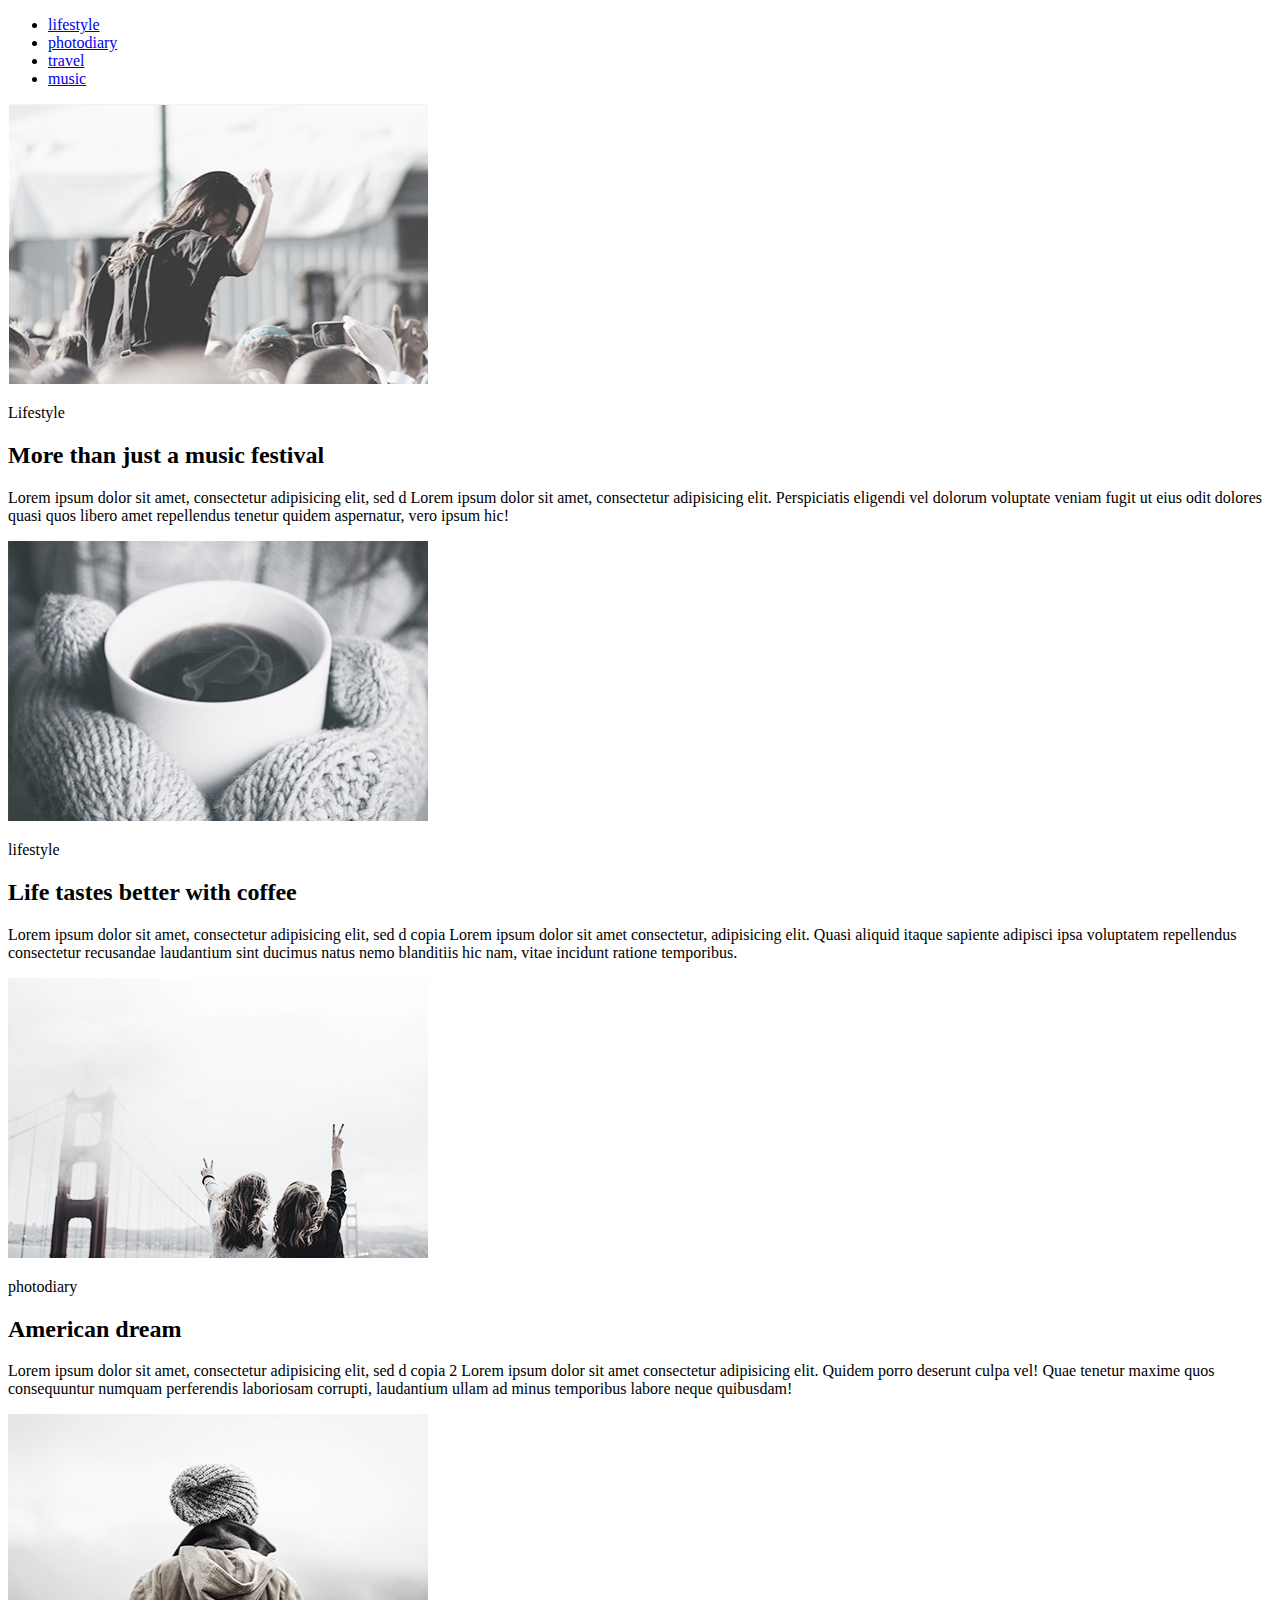
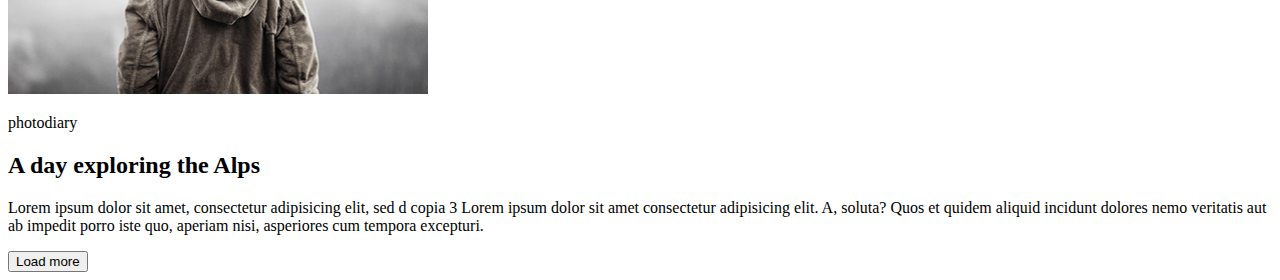
<file: html-css/module_01-02/index.html>
<!DOCTYPE html>
<html lang="en">
<head>
    <meta charset="UTF-8">
    <meta name="viewport" content="width=device-width, initial-scale=1.0">
    <meta http-equiv="X-UA-Compatible" content="ie=edge">
    <meta name="keywords" content="ключевые слова" />
    <meta name="description" content="краткое описание страницы">
    <title>Document</title>
</head>
<body>
    <header>
    <nav>
        <ul>
            <li><a href="#"> lifestyle </a></li>
            <li><a href="#"> photodiary </a></li>
            <li><a href="#"> travel </a></li>
            <li><a href="#"> music </a></li>
        </ul>
    </nav>
    </header>
    <main>
    <article>
        <img src="img/01.png" alt="lifestyle" width="420" height="280">
        <p>Lifestyle</p>
        <h2>More than just a music festival </h2>
        <p>Lorem ipsum dolor sit amet, consectetur adipisicing elit, sed d Lorem ipsum dolor sit amet, consectetur adipisicing elit. Perspiciatis eligendi vel dolorum voluptate veniam fugit ut eius odit dolores quasi quos libero amet repellendus tenetur quidem aspernatur, vero ipsum hic!</p>
    </article>
    <article>
        <img src="img/02.png" alt="lifestyle" width="420" height="280">
        <p>lifestyle</p>
        <h2>Life tastes better with coffee </h2>
        <p>Lorem ipsum dolor sit amet, consectetur adipisicing elit, sed d copia Lorem ipsum dolor sit amet consectetur, adipisicing elit. Quasi aliquid itaque sapiente adipisci ipsa voluptatem repellendus consectetur recusandae laudantium sint ducimus natus nemo blanditiis hic nam, vitae incidunt ratione temporibus.</p>
    </article>
    <article>
        <img src="img/03.png" alt="photodiary" width="420" height="280">
        <p>photodiary</p>
        <h2>American dream</h2>
        <p>Lorem ipsum dolor sit amet, consectetur adipisicing elit, sed d copia 2 Lorem ipsum dolor sit amet consectetur adipisicing elit. Quidem porro deserunt culpa vel! Quae tenetur maxime quos consequuntur numquam perferendis laboriosam corrupti, laudantium ullam ad minus temporibus labore neque quibusdam!</p>
    </article>
    <article>
        <img src="img/04.png" alt="photodiary" width="420" height="280">
        <p>photodiary</p>
        <h2>A day exploring the Alps</h2>
        <p>Lorem ipsum dolor sit amet, consectetur adipisicing elit, sed d copia 3 Lorem ipsum dolor sit amet consectetur adipisicing elit. A, soluta? Quos et quidem aliquid incidunt dolores nemo veritatis aut ab impedit porro iste quo, aperiam nisi, asperiores cum tempora excepturi.</p>
    </article>
    <button>Load more</button>
    </main>
</body>
</html>
</file>
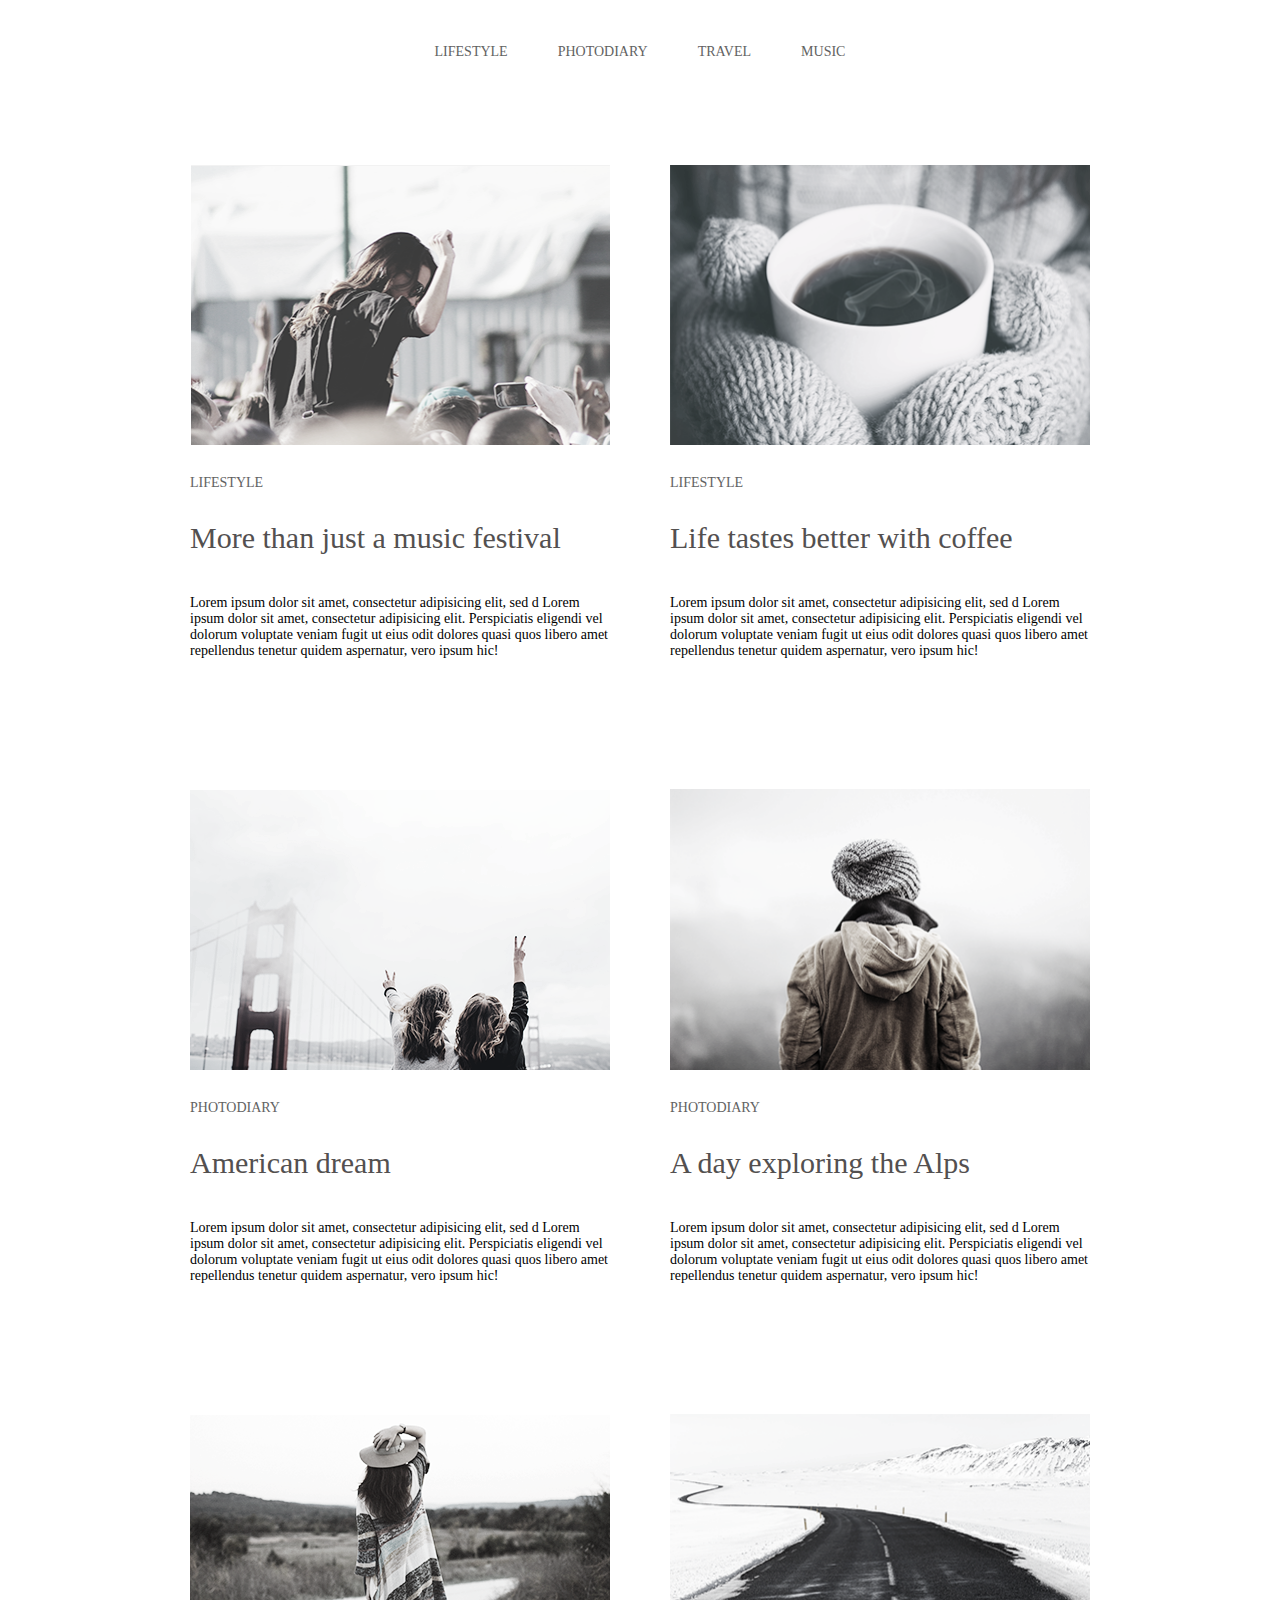
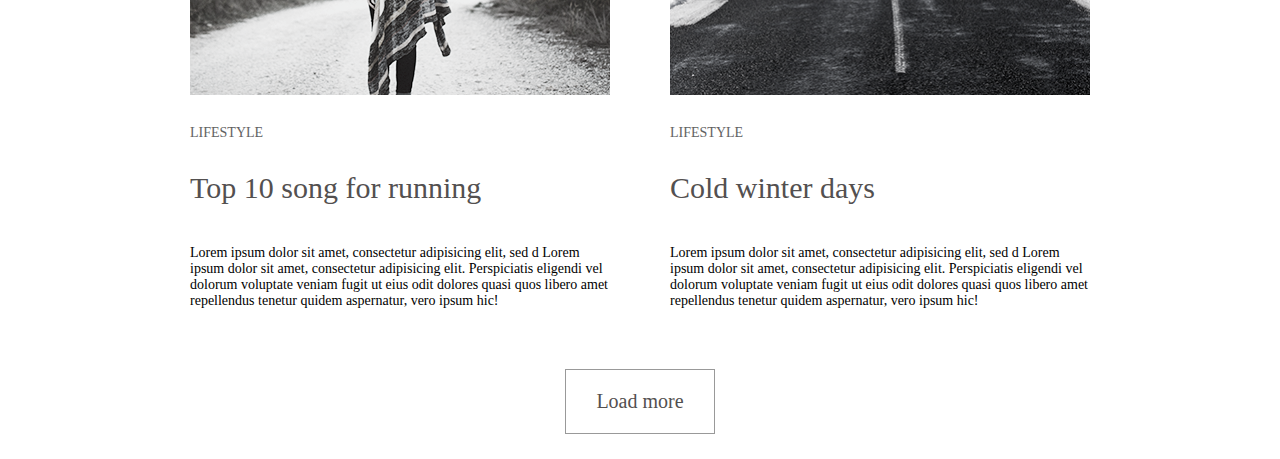
<file: html-css/module_03/index.html>
<!DOCTYPE html>
<html lang="en">
<head>
    <meta charset="UTF-8">
    <meta name="viewport" content="width=device-width, initial-scale=1.0">
    <meta http-equiv="X-UA-Compatible" content="ie=edge">
    <meta name="keywords" content="ключевые слова" />
    <meta name="description" content="краткое описание страницы">
    <title>Module-03</title>
    <link href="css/styles.css" rel="stylesheet">
 </head>
<body>
    <div class="wrapper">
        <header class="page-header">
        <nav>
            <ul class="menu">
                <li class="menu-item"><a href="#"> lifestyle </a></li>
                <li class="menu-item"><a href="#"> photodiary </a></li>
                <li class="menu-item"><a href="#"> travel </a></li>
                <li class="menu-item"><a href="#"> music </a></li>
            </ul>
        </nav>
        </header>
        <main>
            <section class="content">
                <h2 class="visually-hidden">Some title</h2>
                    <ul class="content-item">
                        <li class="content-list-item">
                            <article class="section">
                                <img class="section-image" src="img/01.png" alt="lifestyle" width="420" height="280">
                                <p class="section-about">Lifestyle</p>
                                <h3 class="section-title">More than just a music festival </h3>
                                <p class="section-text">Lorem ipsum dolor sit amet, consectetur adipisicing elit, sed d Lorem ipsum dolor sit amet, consectetur adipisicing elit. Perspiciatis eligendi vel dolorum voluptate veniam fugit ut eius odit dolores quasi quos libero amet repellendus tenetur quidem aspernatur, vero ipsum hic!</p>
                            </article>
                        </li>
                        <li class="content-list-item">
                            <article class="section">
                                <img class="section-image" src="img/02.png" alt="lifestyle" width="420" height="280">
                                <p class="section-about">Lifestyle</p>
                                <h3 class="section-title">Life tastes better with coffee </h3>
                                <p class="section-text">Lorem ipsum dolor sit amet, consectetur adipisicing elit, sed d Lorem ipsum dolor sit amet, consectetur adipisicing elit. Perspiciatis eligendi vel dolorum voluptate veniam fugit ut eius odit dolores quasi quos libero amet repellendus tenetur quidem aspernatur, vero ipsum hic!</p>
                            </article>
                        </li>
                        <li class="content-list-item">
                            <article class="section">
                                <img class="section-image" src="img/03.png" alt="photodiary" width="420" height="280">
                                <p class="section-about">Photodiary</p>
                                <h3 class="section-title">American dream</h3>
                                <p class="section-text">Lorem ipsum dolor sit amet, consectetur adipisicing elit, sed d Lorem ipsum dolor sit amet, consectetur adipisicing elit. Perspiciatis eligendi vel dolorum voluptate veniam fugit ut eius odit dolores quasi quos libero amet repellendus tenetur quidem aspernatur, vero ipsum hic!</p>
                            </article>
                        </li>
                        <li class="content-list-item">
                            <article class="section">
                                <img class="section-image" src="img/04.png" alt="photodiary" width="420" height="280">
                                <p class="section-about">Photodiary</p>
                                <h3 class="section-title">A day exploring the Alps</h3>
                                <p class="section-text">Lorem ipsum dolor sit amet, consectetur adipisicing elit, sed d Lorem ipsum dolor sit amet, consectetur adipisicing elit. Perspiciatis eligendi vel dolorum voluptate veniam fugit ut eius odit dolores quasi quos libero amet repellendus tenetur quidem aspernatur, vero ipsum hic!</p>
                            </article>
                        </li>
                        <li class="content-list-item">
                            <article class="section">
                                <img class="section-image" src="img/05.png" alt="lifestyle" width="420" height="280">
                                <p class="section-about">Lifestyle</p>
                                <h3 class="section-title">Top 10 song for running</h3>
                                <p class="section-text">Lorem ipsum dolor sit amet, consectetur adipisicing elit, sed d Lorem ipsum dolor sit amet, consectetur adipisicing elit. Perspiciatis eligendi vel dolorum voluptate veniam fugit ut eius odit dolores quasi quos libero amet repellendus tenetur quidem aspernatur, vero ipsum hic!</p>
                            </article>
                        </li>
                        <li class="content-list-item">
                            <article class="section">
                                <img class="section-image" src="img/06.png" alt="lifestyle" width="420" height="280">
                                <p class="section-about">Lifestyle</p>
                                <h3 class="section-title">Cold winter days</h3>
                                <p class="section-text">Lorem ipsum dolor sit amet, consectetur adipisicing elit, sed d Lorem ipsum dolor sit amet, consectetur adipisicing elit. Perspiciatis eligendi vel dolorum voluptate veniam fugit ut eius odit dolores quasi quos libero amet repellendus tenetur quidem aspernatur, vero ipsum hic!</p>
                            </article>
                        </li>
                    </ul>
                    <button class="main-button">Load more</button>
            </section>
        </main>
    </div>
</body>
</html>
</file>
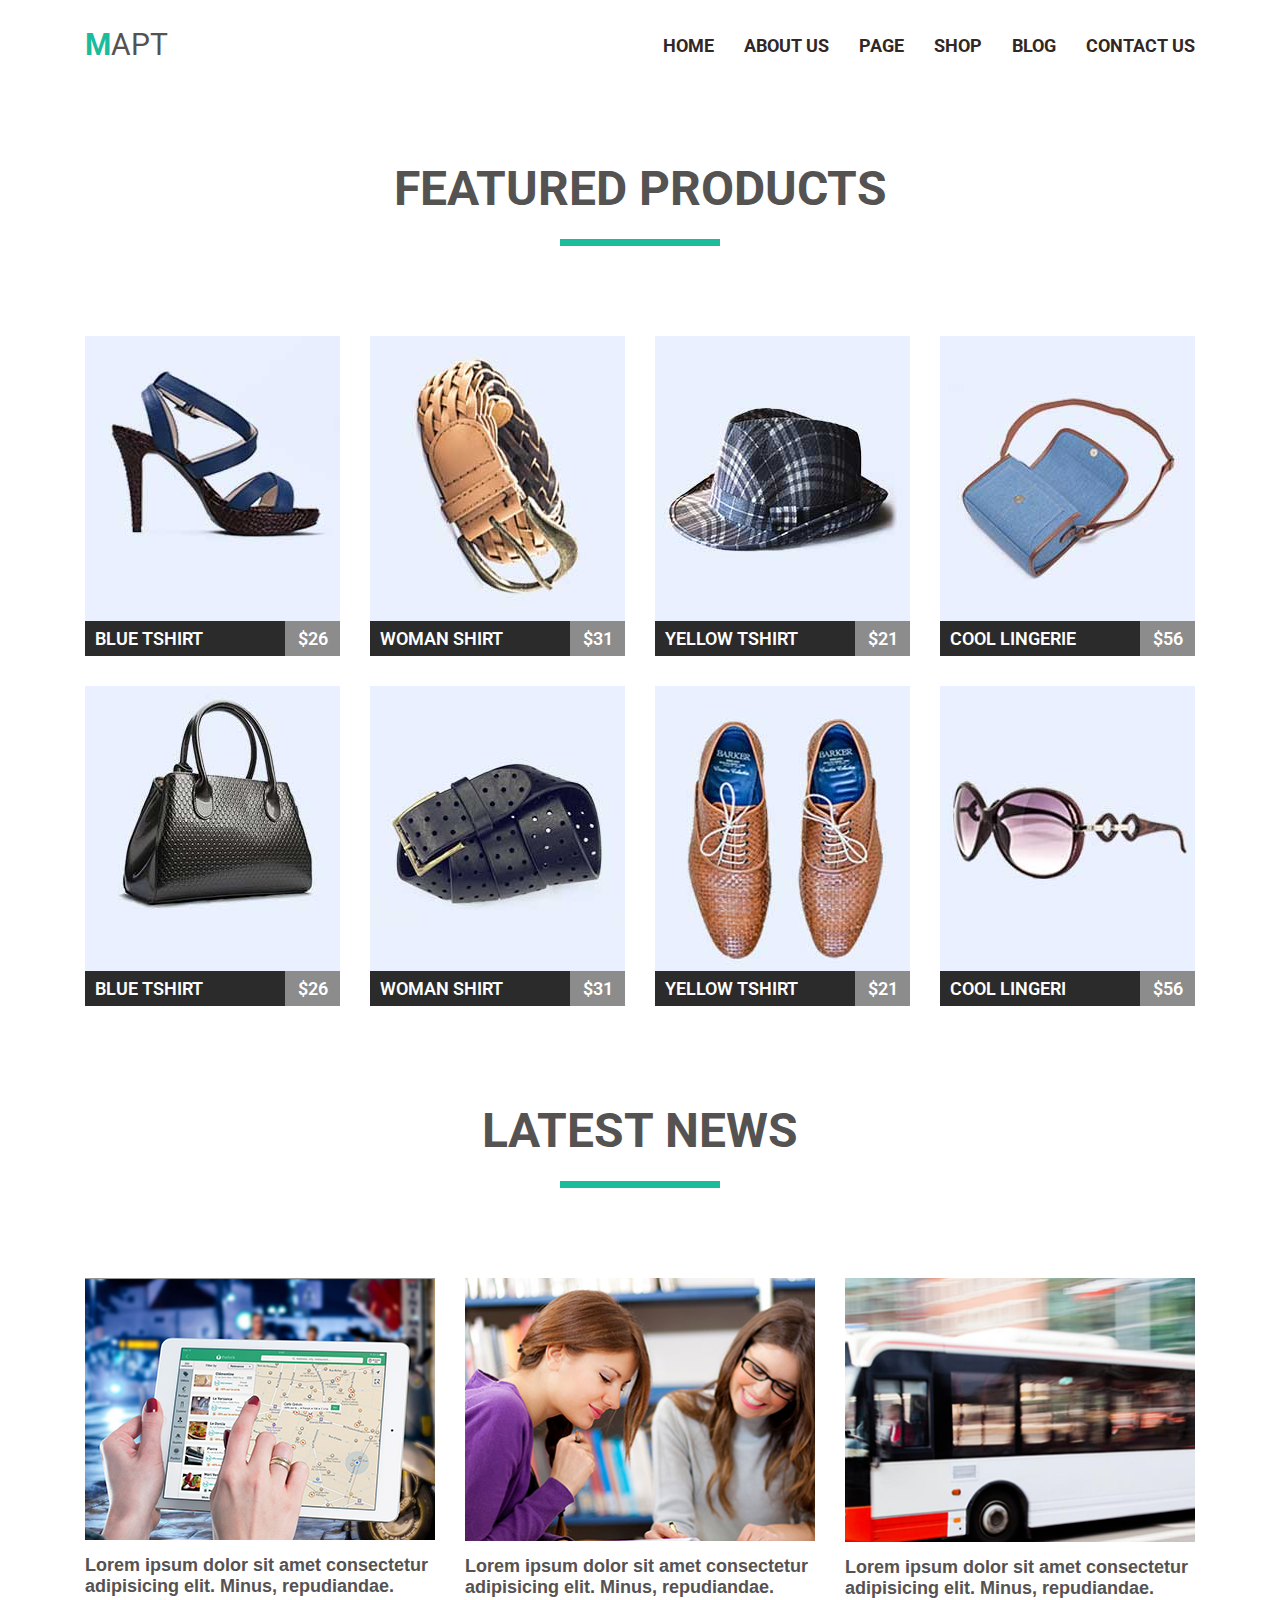
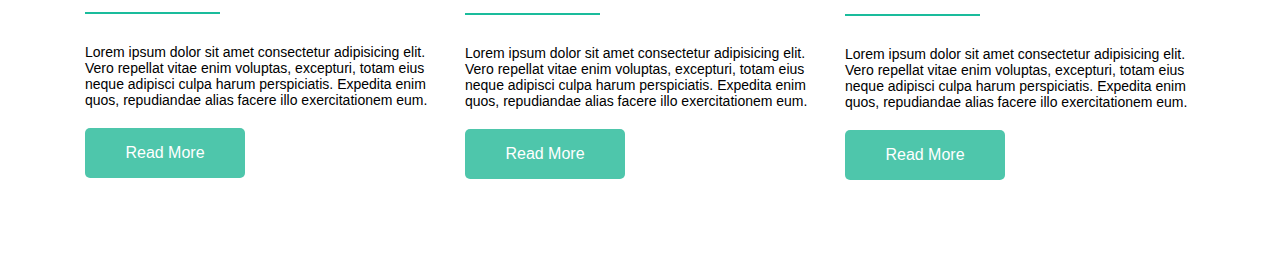
<file: html-css/module_04/index.html>
<!DOCTYPE html>
<html>
<head>
    <meta charset="utf-8" />
    <meta http-equiv="X-UA-Compatible" content="IE=edge">
    <title>Module_04</title>
    <meta name="viewport" content="width=device-width, initial-scale=1">
    <link href="https://fonts.googleapis.com/css?family=Roboto:400,500,700,900" rel="stylesheet">
    <link href="https://fonts.googleapis.com/css?family=Open+Sans:400,600,700,800&amp;subset=cyrillic,cyrillic-ext" rel="stylesheet">
    <link rel="stylesheet" type="text/css" media="screen" href="css/styles.css" />
</head>
<body>
    <div class="wrapper">
        <header class="page-header clearfix">            
            <nav class="navigation">
                <a href="#" class="site-logo">
                    Март
                </a>
                <ul class="menu-section">
                    <li class="menu-items"><a href="#">Home</a></li> 
                    <li class="menu-items"><a href="#">About us</a></li>
                    <li class="menu-items"><a href="#">Page</a></li>
                    <li class="menu-items"><a href="#">Shop</a></li>
                    <li class="menu-items"><a href="#">Blog</a></li>
                    <li class="menu-items"><a href="#">Contact us</a></li>               
                </ul>
            </nav>
        </header>

        <main>
            <section class="featured">
                <h2 class="title">Featured Products</h2>
                    <ul class="featured-product clearfix">
                        <li class="featured-item">
                            <img class="featured-img" src="img/prod_8.jpg" alt="product8" width="255" height="320">
                            <div class="featured-descr clearfix">
                                <p class="featured-item-name">Blue Tshirt</p>
                                <p class="featured-item-price">$26</p>
                            </div>
                        </li>
                
                        <li class="featured-item">
                            <img class="featured-img" src="img/prod_7.jpg" alt="product7" width="255" height="320">
                            <div class="featured-descr clearfix">
                                <p class="featured-item-name">Woman Shirt</p>
                                <p class="featured-item-price">$31</p>
                            </div>
                        </li>

                        <li class="featured-item">
                            <img class="featured-img" src="img/prod_6.jpg" alt="product6" width="255" height="320">
                            <div class="featured-descr clearfix">
                                <p class="featured-item-name">Yellow Tshirt</p>
                                <p class="featured-item-price">$21</p>
                            </div>
                        </li>

                        <li class="featured-item">
                            <img class="featured-img" src="img/prod_5.jpg" alt="product5" width="255" height="320">
                            <div class="featured-descr clearfix">
                                <p class="featured-item-name">Cool Lingerie</p>
                                <p class="featured-item-price">$56</p>
                            </div>
                        </li>

                        <li class="featured-item">
                            <img class="featured-img" src="img/prod_4.jpg" alt="product4" width="255" height="320">
                            <div class="featured-descr clearfix">
                                <p class="featured-item-name">Blue Tshirt</p>
                                <p class="featured-item-price">$26</p>
                            </div>
                        </li>

                        <li class="featured-item">
                            <img class="featured-img" src="img/prod_3.jpg" alt="product3" width="255" height="320">
                            <div class="featured-descr clearfix">
                                <p class="featured-item-name">Woman Shirt</p>
                                <p class="featured-item-price">$31</p>
                            </div>
                        </li>

                        <li class="featured-item">
                            <img class="featured-img" src="img/prod_2.jpg" alt="product2" width="255" height="320">
                            <div class="featured-descr clearfix">
                                <p class="featured-item-name">Yellow Tshirt</p>
                                <p class="featured-item-price">$21</p>
                            </div>
                        </li>

                        <li class="featured-item">
                            <img class="featured-img" src="img/prod_1.jpg" alt="product1" width="255" height="320">
                            <div class="featured-descr clearfix">
                                <p class="featured-item-name">Cool Lingeri</p>
                                <p class="featured-item-price">$56</p>
                            </div>
                        </li>
                    </ul>
            </section>
            <section class="blog">
                <h2 class="title">Latest News</h2>
                <ul class="blog-section clearfix">
                    <li class="blog-item">
                        <img class="block-item-image" src="img/product-img-3.png" alt="blog-image" width="350" height="260">
                        <p class="blog-item-title">Lorem ipsum dolor sit amet consectetur adipisicing elit. Minus, repudiandae.</p>
                        <p class="blog-item-descr">Lorem ipsum dolor sit amet consectetur adipisicing elit. Vero repellat vitae enim voluptas, excepturi, totam eius neque adipisci culpa harum perspiciatis. Expedita enim quos, repudiandae alias facere illo exercitationem eum.</p>
                        <a class="blog-button-link" href="#">
                            <button class="blog-button">Read More</button>
                        </a>
                    </li>
                    <li class="blog-item">
                        <img class="block-item-image" src="img/product-img1.png" alt="blog-image" width="350" height="260">
                        <p class="blog-item-title">Lorem ipsum dolor sit amet consectetur adipisicing elit. Minus, repudiandae.</p>
                        <p class="blog-item-descr">Lorem ipsum dolor sit amet consectetur adipisicing elit. Vero repellat vitae enim voluptas, excepturi, totam eius neque adipisci culpa harum perspiciatis. Expedita enim quos, repudiandae alias facere illo exercitationem eum.</p>
                        <a class="blog-button-link" href="#">
                            <button class="blog-button">Read More</button>
                        </a>
                    </li>
                    <li class="blog-item">
                        <img class="block-item-image" src="img/product-img-2.png" alt="blog-image" width="350" height="260">
                        <p class="blog-item-title">Lorem ipsum dolor sit amet consectetur adipisicing elit. Minus, repudiandae.</p>
                        <p class="blog-item-descr">Lorem ipsum dolor sit amet consectetur adipisicing elit. Vero repellat vitae enim voluptas, excepturi, totam eius neque adipisci culpa harum perspiciatis. Expedita enim quos, repudiandae alias facere illo exercitationem eum.</p>
                        <a class="blog-button-link" href="#">
                            <button class="blog-button">Read More</button>
                        </a>
                    </li>    
                </ul>
            </section>
        </main>
    </div>
</body>
</html>
</file>
<file: html-css/module_03/css/styles.css>
html {
	box-sizing: border-box;

}

*,
*::before, 
*::after {
box-sizing: inherit;

}

body {
	margin: 0px;
	font-family: 'Playfair Display SC';
}

.wrapper {
    padding-top: 44px;
	width: 900px;
	margin: 0 auto;
	padding-bottom: 25px;
}

.page-header {
	margin-bottom: 105px;
}

.visually-hidden:not(:focus):not(:active),
input[type="checkbox"].visually-hidden,
input[type="radio"].visually-hidden{
    position: absolute;
    width: 1px;
    height: 1px;
    margin: -1px;
    border:0;
    padding: 0;
    white-space:nowrap;
    clip-path:inset(100%);
    clip: rect(0 0 0 0);
    overflow:hidden;
}



ul {
	padding: 0;
	margin: 0;	
}

.content-item {
	font-size: 0px;
}

.content-list-item:nth-child(2n) {
	margin-right: 0px;
}





img {
    display:block;
    max-width: 100%;
	height: auto;
}

.section-image {
	margin-bottom: 30px;
}

.section-title {
	font-size: 30px;
	color: rgb(83, 80, 80);
 }

li {
	list-style-type: none;

}

.section-about {
	text-transform: uppercase;
	color:#626262;
	font-size: 14px;
	margin: 0px;
	margin-bottom: 30px;
}

.section-text {
	margin: 0px;
}

.section-title {
	font-weight: normal;
	margin: 0px;
	margin-bottom: 40px;
} 

.content-list-item {
	display: inline-block;
	font-size: 14px;
	padding: 0px;
	margin: 0px;
	margin-right: 60px;
	margin-bottom: 130px;
	width: 420px;
	}

.main-button {
	display: block;
	font-family: 'Playfair Display SC';
	font-size: 20px;
	color: rgb(83, 80, 80);
	background-color: white;
	border: 1px solid rgba(0,0,0,.4);
	margin: 0 auto;
	padding-top: 20px;
	padding-bottom: 20px;
	padding-left: 30px;
	padding-right: 30px;
	text-align: center;
	cursor: pointer;
	margin-top: 60px;
}

.main-button:hover {
	background-color: #b4b0b0;
}

.menu {
	margin: 0;
	padding: 0;
	list-style: none;
	text-align: center;
	font-size: 0;
}

.menu li:last-child {
	margin-right: 0;  
	
}

.menu-item {
	margin-right: 50px;
	display: inline-block;
}
.menu a {
	display: block;
	color:#626262;
	text-decoration: none;
	text-transform: uppercase;
	font-size: 14px;
  }
  
  .menu a:hover,
  .menu a:focus {
	color: lightgray;
  }
  
  .content-list-item:nth-last-child(-n+2) {
	margin-bottom:0;
}
</file>
<file: html-css/module_04/css/styles.css>
html{
	box-sizing:border-box;
}

*,
*::before, 
*::after{
	box-sizing: inherit;
}

body {
    margin: 0px;
    padding: 0px;
    font-family: 'Roboto', sans-serif;

}

.clearfix::after {
    display: table;
    content:'';
    clear: both;
}

.wrapper {
    width: 1140px;
    margin: 0px auto;
    padding-top: 35px;
    padding-left: 15px;
    padding-right: 15px;
    padding-bottom: 85px;
}

img {
    display: block;
    max-width: 100%;
    height: auto;
 }

/*HEADER*/
.site-logo {
    display: inline-block;
    text-decoration: none;
    font-size: 30px;
    color: #555252;
    text-transform: uppercase;
    line-height: 20px;
}

.site-logo::first-letter {
    color: #1abc9c;
    font-weight: bold;
}

.page-header {
    margin: 0px;
    margin-bottom: 110px;
}

.menu-section {
    float: right;
    margin: 0px;
    padding: 0px; 
    font-weight: bold;
    list-style: none;
}

.menu-section a{
    display: block;
    text-decoration: none;
    text-transform: uppercase;
    font-size: 18px;
    color: #312727;
}

.menu-section a:hover,
.menu-section a:focus {
  color: rgb(26, 188, 156);
}

.menu-items {
    float: left;
    display: block;
    margin-right: 30px;

}

.menu-section li:last-child {
	margin-right: 0;  
	
}

/*TITLE H2*/

.title {
    margin: 0px;
    padding: 0px;
    text-transform: uppercase;
    text-align: center;
    font-weight: bold;
    font-size: 48px;
    color: #555252;
    line-height: 40px;
    margin-bottom: 90px;

}

h2::after {
    display: block;
    height: 7px;
    width: 160px;
    background-color: rgb(26, 188, 156);
    content: '';
    margin: 0 auto;
    margin-top: 30px;

}

/*BLOG SECTION*/

.blog {
    margin: 0px;
    padding:0px;
}

.blog-section {
    margin: 0px;
    padding:0px;
    list-style: none;
}

.blog-item {
    float: left;
    margin: 0px;
    width: 350px;
    margin-right: 30px;
}

.blog-item:nth-last-child(3n+1) {
    margin-right: 0px;
}

.blog-item-title {
    margin: 0px;
    font-family: 'OpenSans', sans-serif;
    font-size: 18px;
    font-weight: 600;
    color: #555252;
    margin-bottom: 30px;
}

.blog-item-title::after {
    display: block;
    height: 2px;
    width: 135px;
    background-color: rgb(26, 188, 156);
    content: '';
    margin-top: 15px;

}

.blog-item-descr {
    margin: 0px;
    font-family: 'OpenSans', sans-serif;
    font-size: 14px;
    margin-bottom: 20px;

}

.block-item-image {
    margin-bottom: 15px;
}

/*BUTTON*/

.blog-button {
    margin: 0px;
    padding: 0px;
    width: 160px;
    height: 50px;
    background-color: #4ec6ab;
    color: white;
    font-family: 'OpenSans', sans-serif;
    font-size: 16px;
    border-radius: 5px;
    border: none;
    cursor: pointer;
}

.blog-button:hover {
        background-color: #68f8d9;
    }



/*FEATURED SECTION*/

.featured {
    margin: 0px;
    padding: 0px;
    margin-bottom: 105px;
}

.featured-product {
    margin: 0px;
    padding: 0px;
}

.featured-item {
    float: left;
    margin-right: 30px;
    width: 255px;
    height: 320px;
    list-style: none;
    position: relative;
    margin-bottom: 30px;
}

.featured-product li:nth-child(4n) {
	margin-right: 0px;  	
}

.featured-product li:nth-last-child(-n+4) {
    margin-bottom: 0px;
}

.featured-descr {
    position: absolute;
    bottom: 0;
    text-transform: uppercase;
}

.featured-item-name {
    width: 200px;
    background-color: #2c2b2b;
    padding-left: 14px;
    padding-right: 14px;
}

.featured-item-price {
    width: 55px;
    background-color: #8c8c8c;
    padding: 0px;
    text-align: center;
    padding-right: 10px;
}

.featured-product li:hover .featured-item-name{
    background-color:  rgb(26, 188, 156);
  }

.featured-product li:hover .featured-item-price{
    background-color: #7fd9c7;
  }

 .featured-item {
    cursor:pointer;
 }

.featured-item-name,
.featured-item-price {
    float: left;
    margin: 0;
    font-size: 18px;
    color:#fff;
    padding-top: 7px;
    padding-bottom: 7px;
    padding-left: 10px;
    font-weight: 600;
</file>
